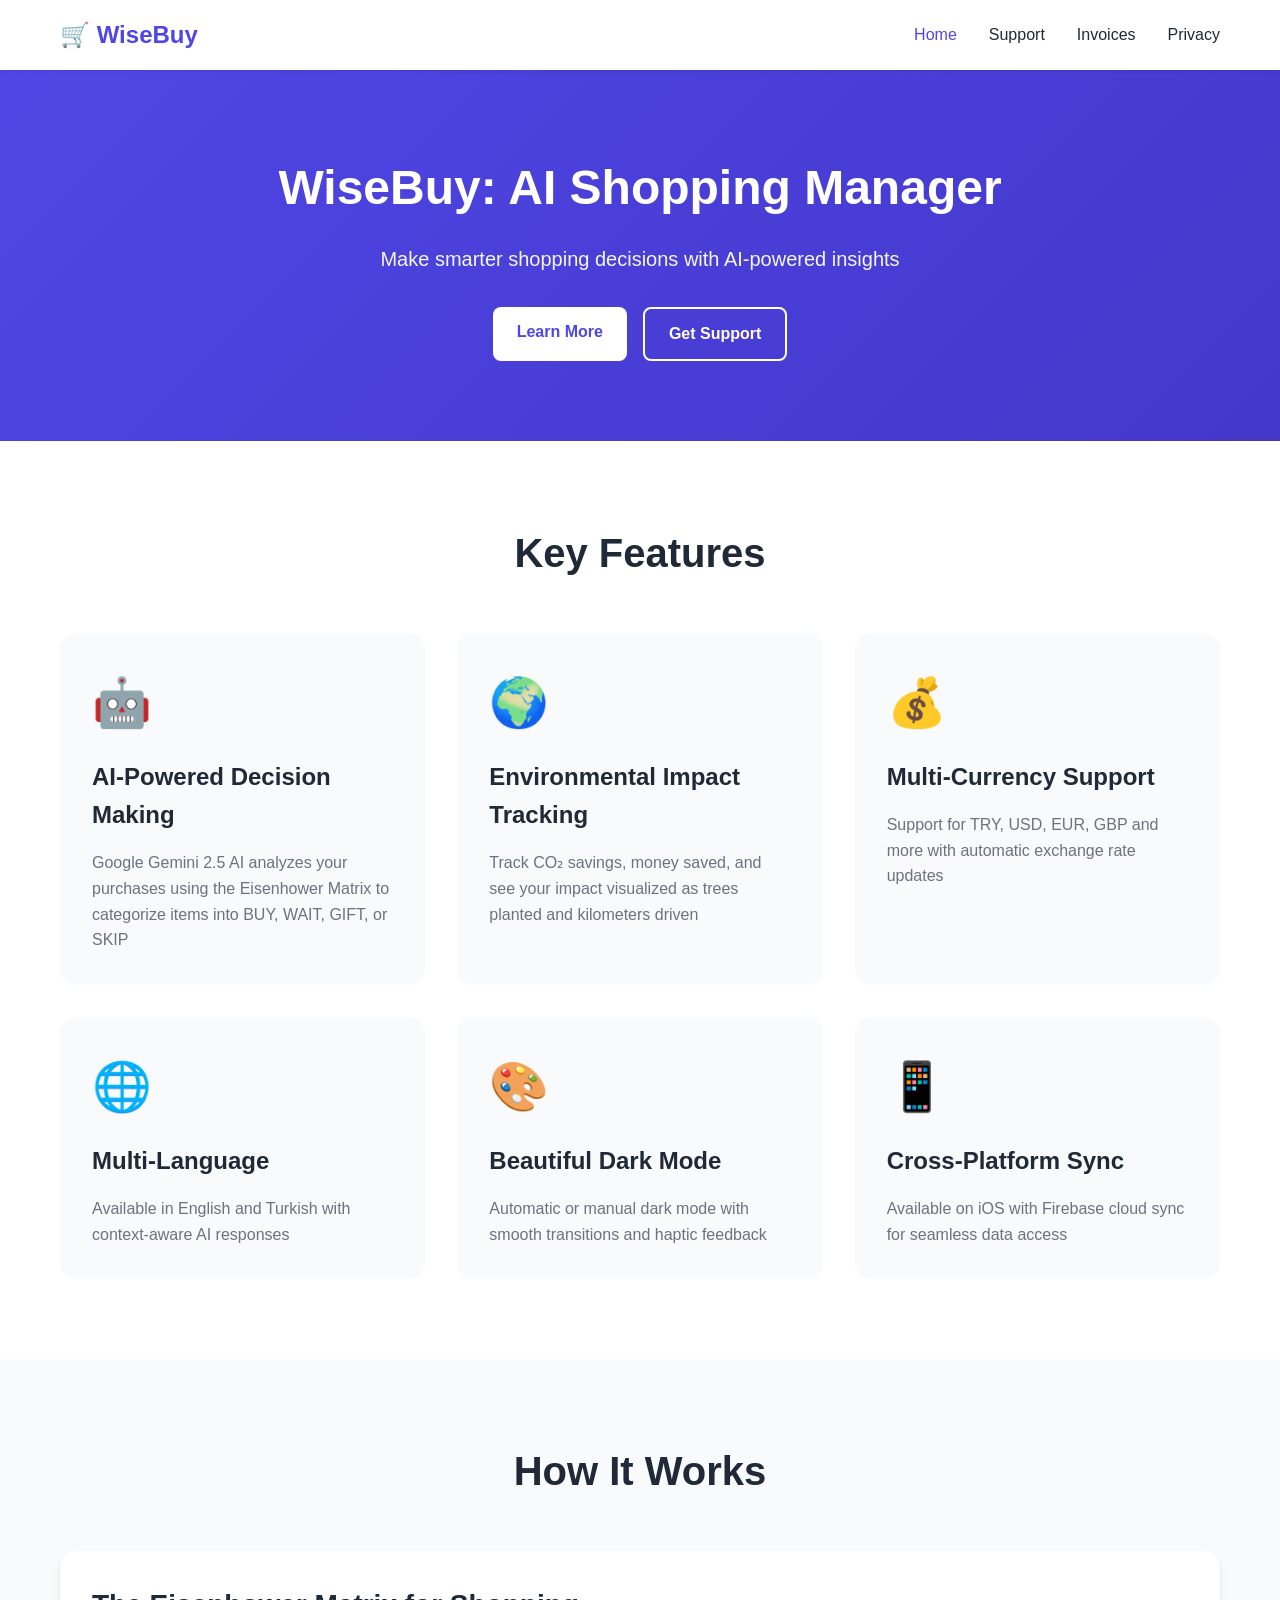
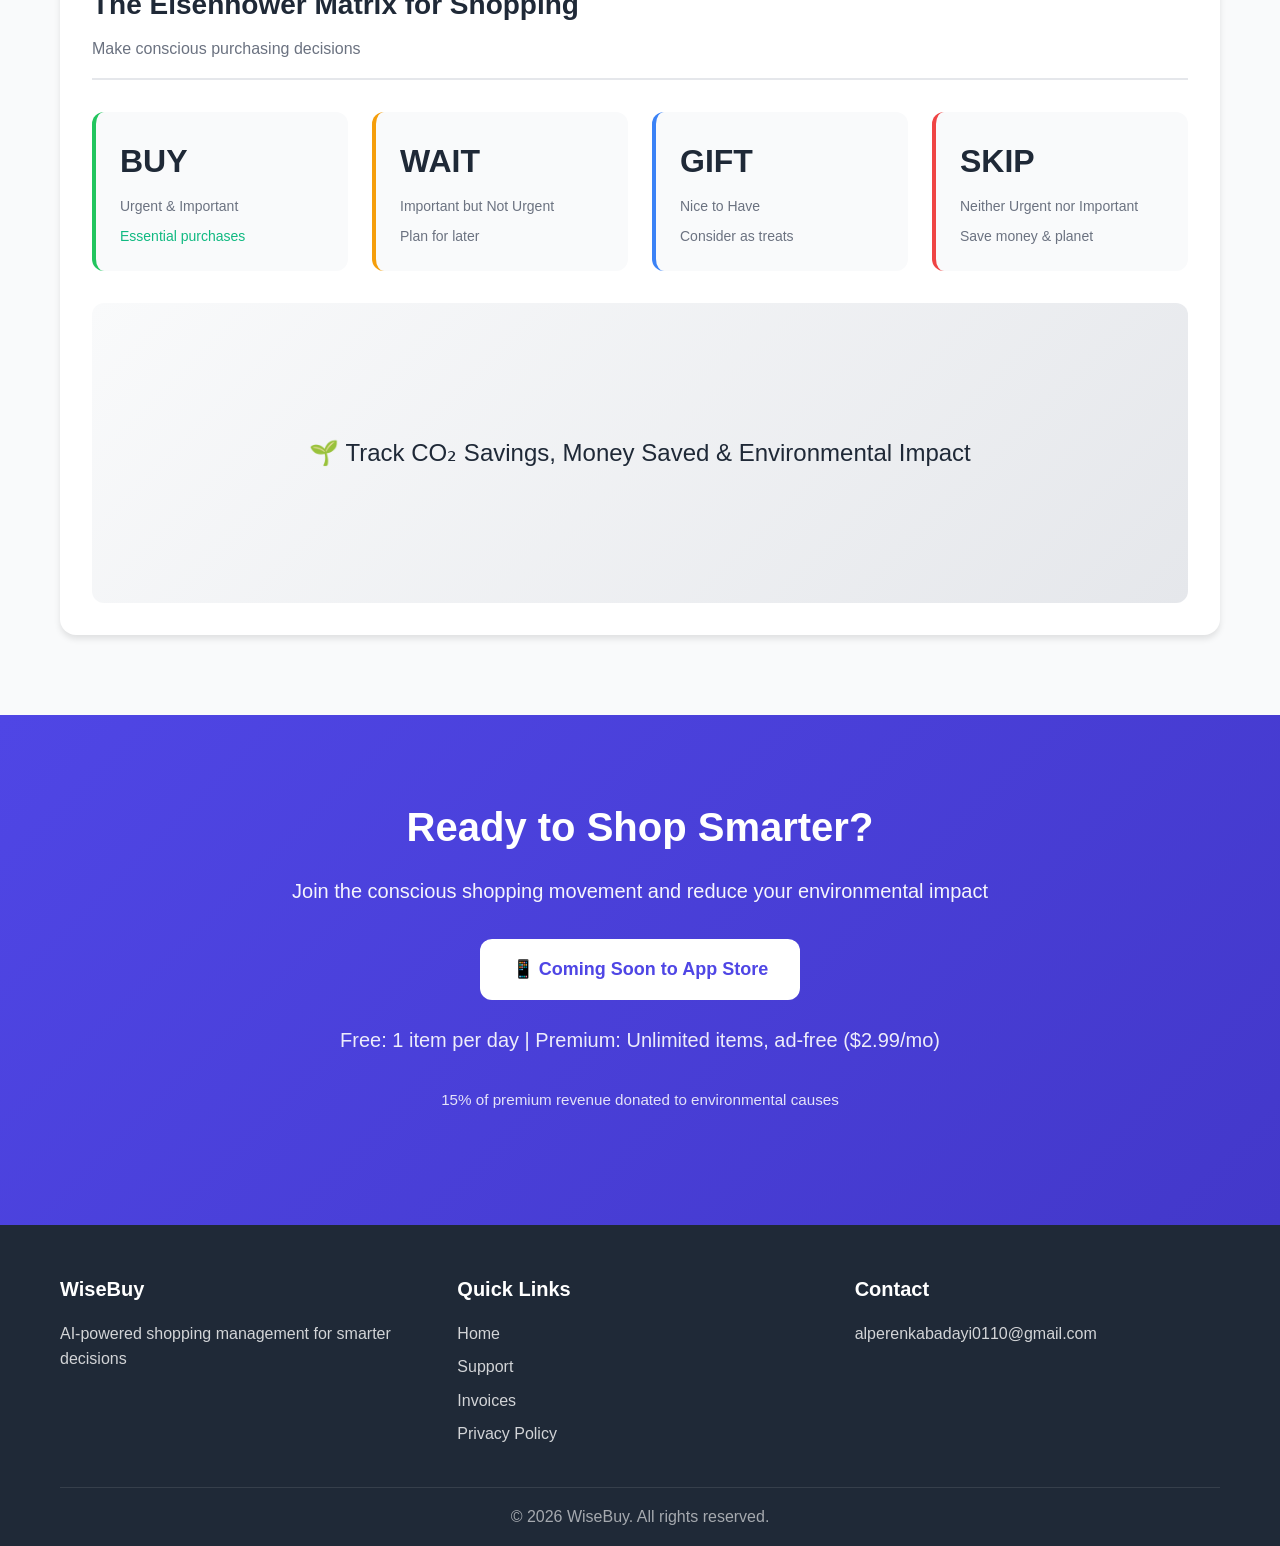
<file: index.html>
<!DOCTYPE html>
<html lang="en">
<head>
    <meta charset="UTF-8">
    <meta name="viewport" content="width=device-width, initial-scale=1.0">
    <title>WiseBuy - AI Shopping Manager</title>
    <link rel="stylesheet" href="styles.css">
</head>
<body>
    <nav class="navbar">
        <div class="container">
            <div class="nav-brand">
                <h1>🛒 WiseBuy</h1>
            </div>
            <div class="nav-links">
                <a href="index.html" class="active">Home</a>
                <a href="support.html">Support</a>
                <a href="invoices.html">Invoices</a>
                <a href="privacy.html">Privacy</a>
            </div>
        </div>
    </nav>

    <header class="hero">
        <div class="container">
            <div class="hero-content">
                <h1>WiseBuy: AI Shopping Manager</h1>
                <p class="tagline">Make smarter shopping decisions with AI-powered insights</p>
                <div class="hero-buttons">
                    <a href="#features" class="btn btn-primary">Learn More</a>
                    <a href="support.html" class="btn btn-secondary">Get Support</a>
                </div>
            </div>
        </div>
    </header>

            <section id="features" class="features">
                <div class="container">
                    <h2>Key Features</h2>
                    <div class="feature-grid">
                        <div class="feature-card">
                            <div class="feature-icon">🤖</div>
                            <h3>AI-Powered Decision Making</h3>
                            <p>Google Gemini 2.5 AI analyzes your purchases using the Eisenhower Matrix to categorize items into BUY, WAIT, GIFT, or SKIP</p>
                        </div>
                        <div class="feature-card">
                            <div class="feature-icon">🌍</div>
                            <h3>Environmental Impact Tracking</h3>
                            <p>Track CO₂ savings, money saved, and see your impact visualized as trees planted and kilometers driven</p>
                        </div>
                        <div class="feature-card">
                            <div class="feature-icon">💰</div>
                            <h3>Multi-Currency Support</h3>
                            <p>Support for TRY, USD, EUR, GBP and more with automatic exchange rate updates</p>
                        </div>
                        <div class="feature-card">
                            <div class="feature-icon">🌐</div>
                            <h3>Multi-Language</h3>
                            <p>Available in English and Turkish with context-aware AI responses</p>
                        </div>
                        <div class="feature-card">
                            <div class="feature-icon">🎨</div>
                            <h3>Beautiful Dark Mode</h3>
                            <p>Automatic or manual dark mode with smooth transitions and haptic feedback</p>
                        </div>
                        <div class="feature-card">
                            <div class="feature-icon">📱</div>
                            <h3>Cross-Platform Sync</h3>
                            <p>Available on iOS with Firebase cloud sync for seamless data access</p>
                        </div>
                    </div>
                </div>
            </section>

            <section class="dashboard-preview">
                <div class="container">
                    <h2>How It Works</h2>
                    <div class="dashboard-mockup">
                        <div class="dashboard-header">
                            <h3>The Eisenhower Matrix for Shopping</h3>
                            <p class="date">Make conscious purchasing decisions</p>
                        </div>
                        <div class="stats-grid">
                            <div class="stat-card" style="border-left-color: #22C55E;">
                                <div class="stat-value">BUY</div>
                                <div class="stat-label">Urgent & Important</div>
                                <div class="stat-change positive">Essential purchases</div>
                            </div>
                            <div class="stat-card" style="border-left-color: #F59E0B;">
                                <div class="stat-value">WAIT</div>
                                <div class="stat-label">Important but Not Urgent</div>
                                <div class="stat-change">Plan for later</div>
                            </div>
                            <div class="stat-card" style="border-left-color: #3B82F6;">
                                <div class="stat-value">GIFT</div>
                                <div class="stat-label">Nice to Have</div>
                                <div class="stat-change">Consider as treats</div>
                            </div>
                            <div class="stat-card" style="border-left-color: #EF4444;">
                                <div class="stat-value">SKIP</div>
                                <div class="stat-label">Neither Urgent nor Important</div>
                                <div class="stat-change">Save money & planet</div>
                            </div>
                        </div>
                        <div class="chart-placeholder">
                            <p>🌱 Track CO₂ Savings, Money Saved & Environmental Impact</p>
                        </div>
                    </div>
                </div>
            </section>

            <section class="cta">
                <div class="container">
                    <h2>Ready to Shop Smarter?</h2>
                    <p>Join the conscious shopping movement and reduce your environmental impact</p>
                    <div class="app-badges">
                        <div class="badge">📱 Coming Soon to App Store</div>
                    </div>
                    <p style="margin-top: 1.5rem; opacity: 0.9;">Free: 1 item per day | Premium: Unlimited items, ad-free ($2.99/mo)</p>
                    <p style="opacity: 0.85; font-size: 0.95rem;">15% of premium revenue donated to environmental causes</p>
                </div>
            </section>

    <footer>
        <div class="container">
            <div class="footer-content">
                <div class="footer-section">
                    <h4>WiseBuy</h4>
                    <p>AI-powered shopping management for smarter decisions</p>
                </div>
                <div class="footer-section">
                    <h4>Quick Links</h4>
                    <a href="index.html">Home</a>
                    <a href="support.html">Support</a>
                    <a href="invoices.html">Invoices</a>
                    <a href="privacy.html">Privacy Policy</a>
                </div>
                        <div class="footer-section">
                            <h4>Contact</h4>
                            <p>alperenkabadayi0110@gmail.com</p>
                        </div>
            </div>
            <div class="footer-bottom">
                <p>&copy; 2026 WiseBuy. All rights reserved.</p>
            </div>
        </div>
    </footer>
</body>
</html>
</file>
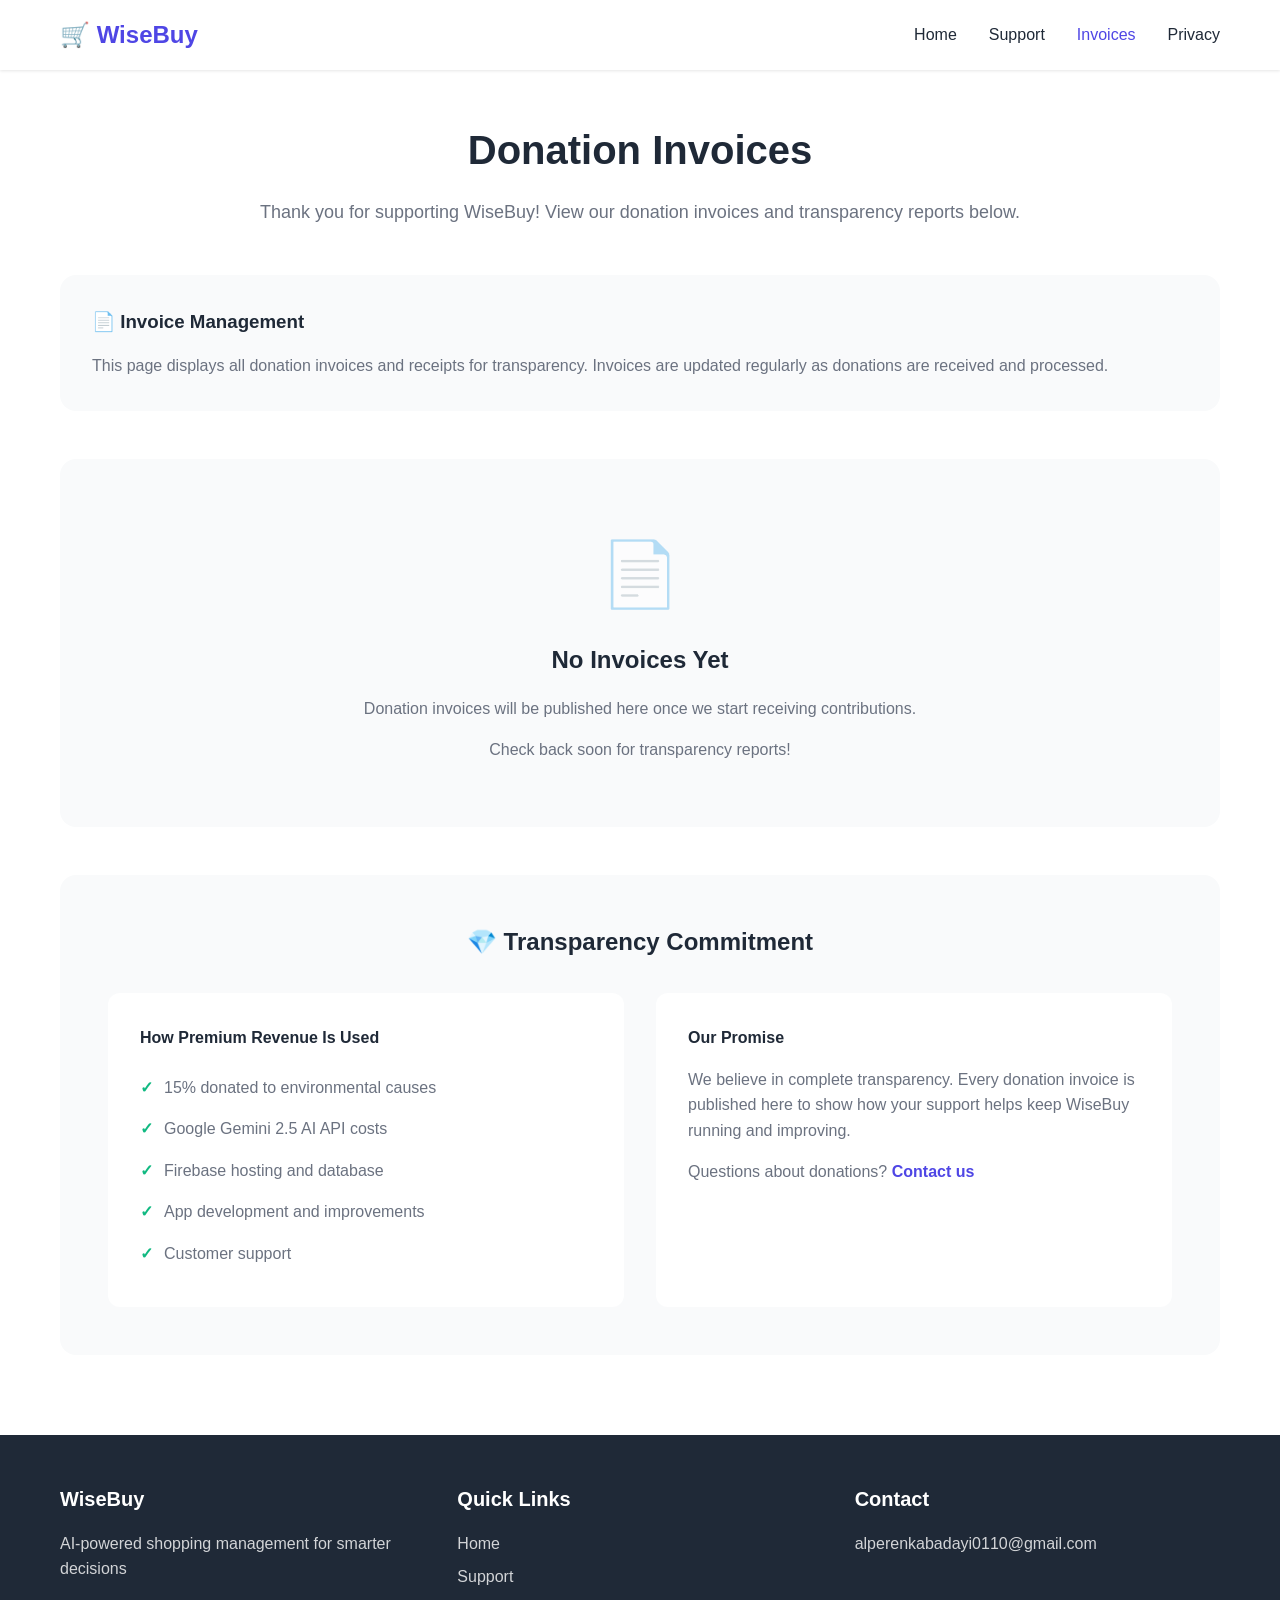
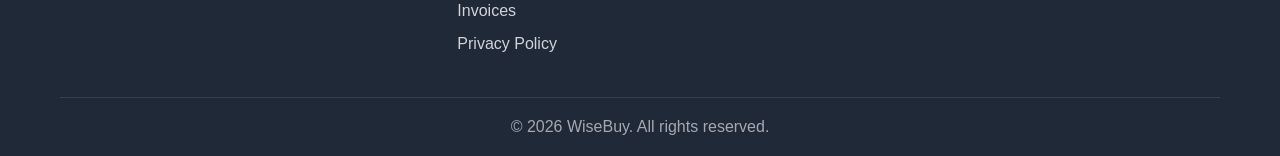
<file: invoices.html>
<!DOCTYPE html>
<html lang="en">
<head>
    <meta charset="UTF-8">
    <meta name="viewport" content="width=device-width, initial-scale=1.0">
    <title>Donation Invoices - WiseBuy</title>
    <link rel="stylesheet" href="styles.css">
</head>
<body>
    <nav class="navbar">
        <div class="container">
            <div class="nav-brand">
                <h1>🛒 WiseBuy</h1>
            </div>
            <div class="nav-links">
                <a href="index.html">Home</a>
                <a href="support.html">Support</a>
                <a href="invoices.html" class="active">Invoices</a>
                <a href="privacy.html">Privacy</a>
            </div>
        </div>
    </nav>

    <section class="invoices-section">
        <div class="container">
            <h1>Donation Invoices</h1>
            <p class="section-subtitle">Thank you for supporting WiseBuy! View our donation invoices and transparency reports below.</p>

            <div class="invoices-content">
                <div class="upload-section">
                    <div class="upload-info">
                        <h3>📄 Invoice Management</h3>
                        <p>This page displays all donation invoices and receipts for transparency. Invoices are updated regularly as donations are received and processed.</p>
                    </div>
                </div>

                <div class="invoices-grid" id="invoicesGrid">
                    <div class="no-invoices">
                        <div class="invoice-icon">📄</div>
                        <h3>No Invoices Yet</h3>
                        <p>Donation invoices will be published here once we start receiving contributions.</p>
                        <p style="margin-top: 1rem; color: var(--text-light);">Check back soon for transparency reports!</p>
                    </div>
                </div>

                <div class="transparency-section">
                    <h2>💎 Transparency Commitment</h2>
                    <div class="transparency-grid">
                    <div class="transparency-card">
                        <h4>How Premium Revenue Is Used</h4>
                        <ul>
                            <li>15% donated to environmental causes</li>
                            <li>Google Gemini 2.5 AI API costs</li>
                            <li>Firebase hosting and database</li>
                            <li>App development and improvements</li>
                            <li>Customer support</li>
                        </ul>
                    </div>
                        <div class="transparency-card">
                            <h4>Our Promise</h4>
                            <p>We believe in complete transparency. Every donation invoice is published here to show how your support helps keep WiseBuy running and improving.</p>
                            <p>Questions about donations? <a href="support.html">Contact us</a></p>
                        </div>
                    </div>
                </div>
            </div>
        </div>
    </section>

    <footer>
        <div class="container">
            <div class="footer-content">
                <div class="footer-section">
                    <h4>WiseBuy</h4>
                    <p>AI-powered shopping management for smarter decisions</p>
                </div>
                <div class="footer-section">
                    <h4>Quick Links</h4>
                    <a href="index.html">Home</a>
                    <a href="support.html">Support</a>
                    <a href="invoices.html">Invoices</a>
                    <a href="privacy.html">Privacy Policy</a>
                </div>
                        <div class="footer-section">
                            <h4>Contact</h4>
                            <p>alperenkabadayi0110@gmail.com</p>
                        </div>
            </div>
            <div class="footer-bottom">
                <p>&copy; 2026 WiseBuy. All rights reserved.</p>
            </div>
        </div>
    </footer>
</body>
</html>
</file>
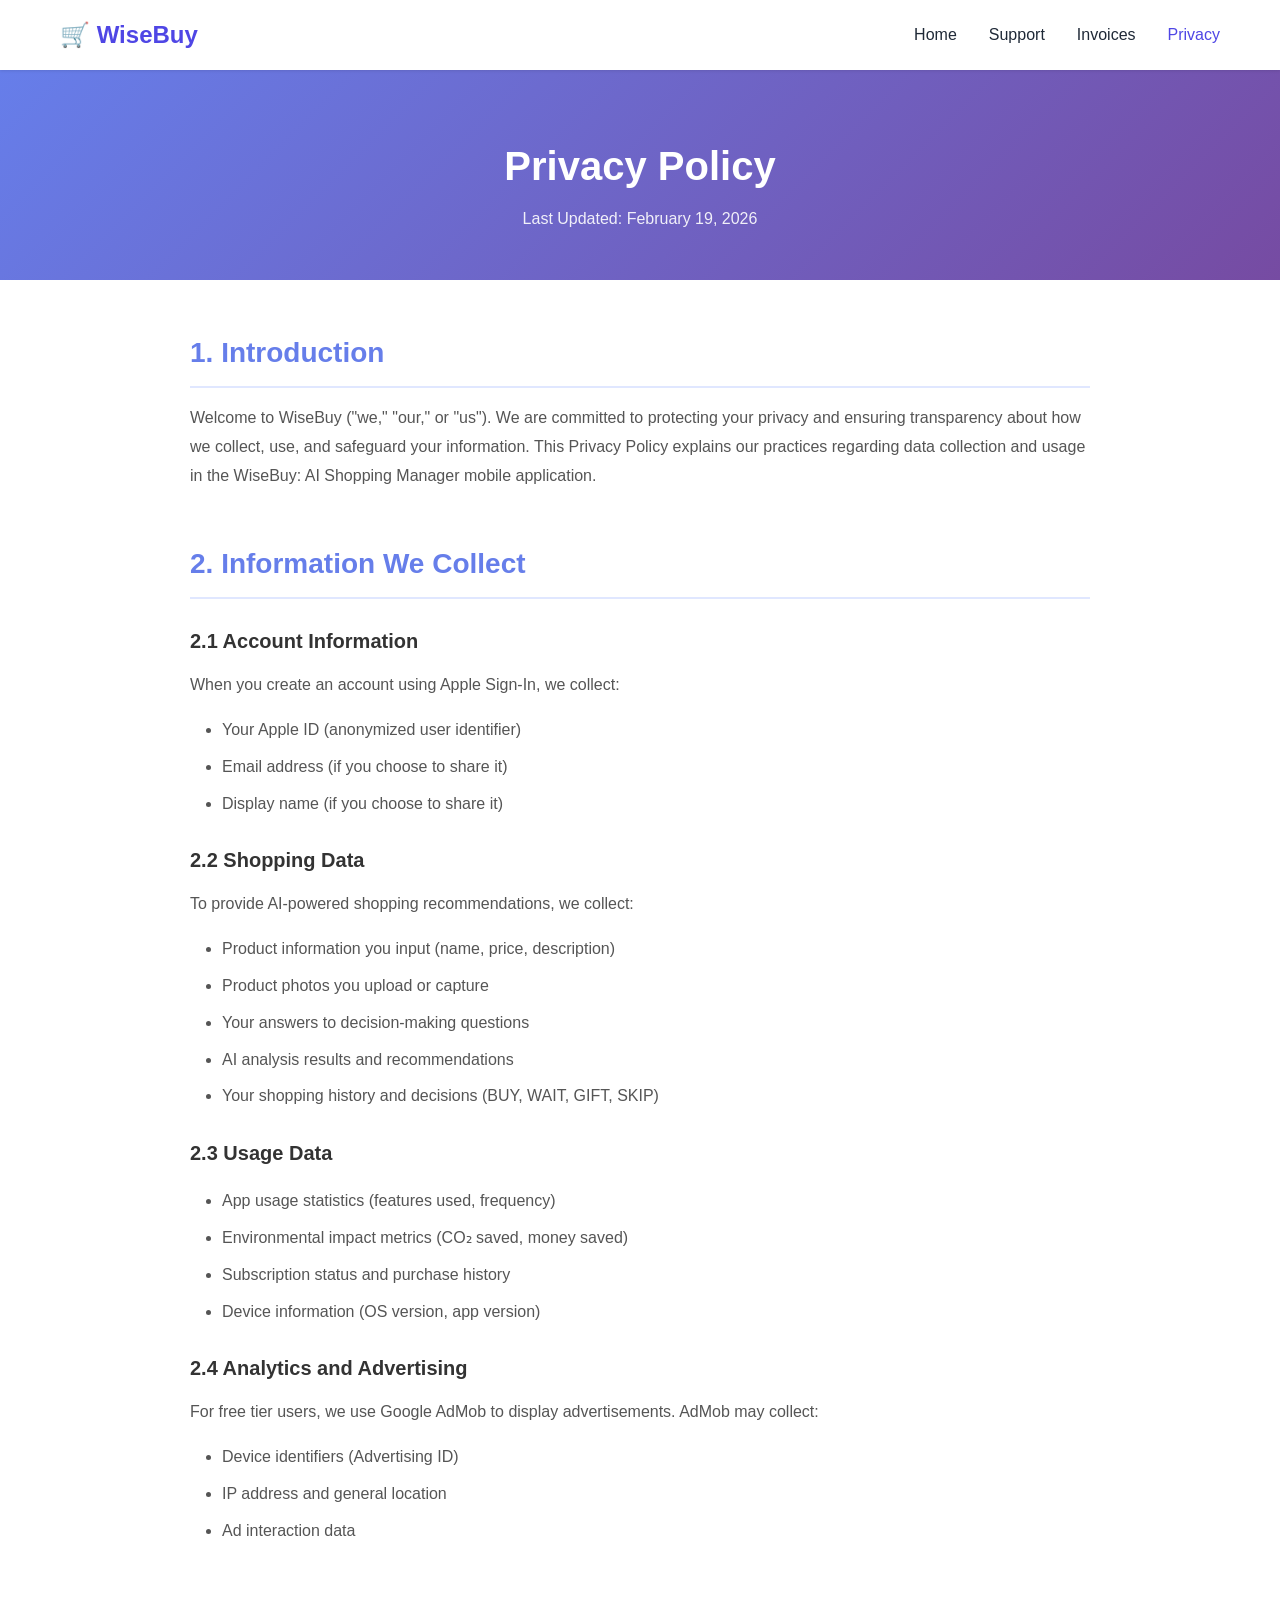
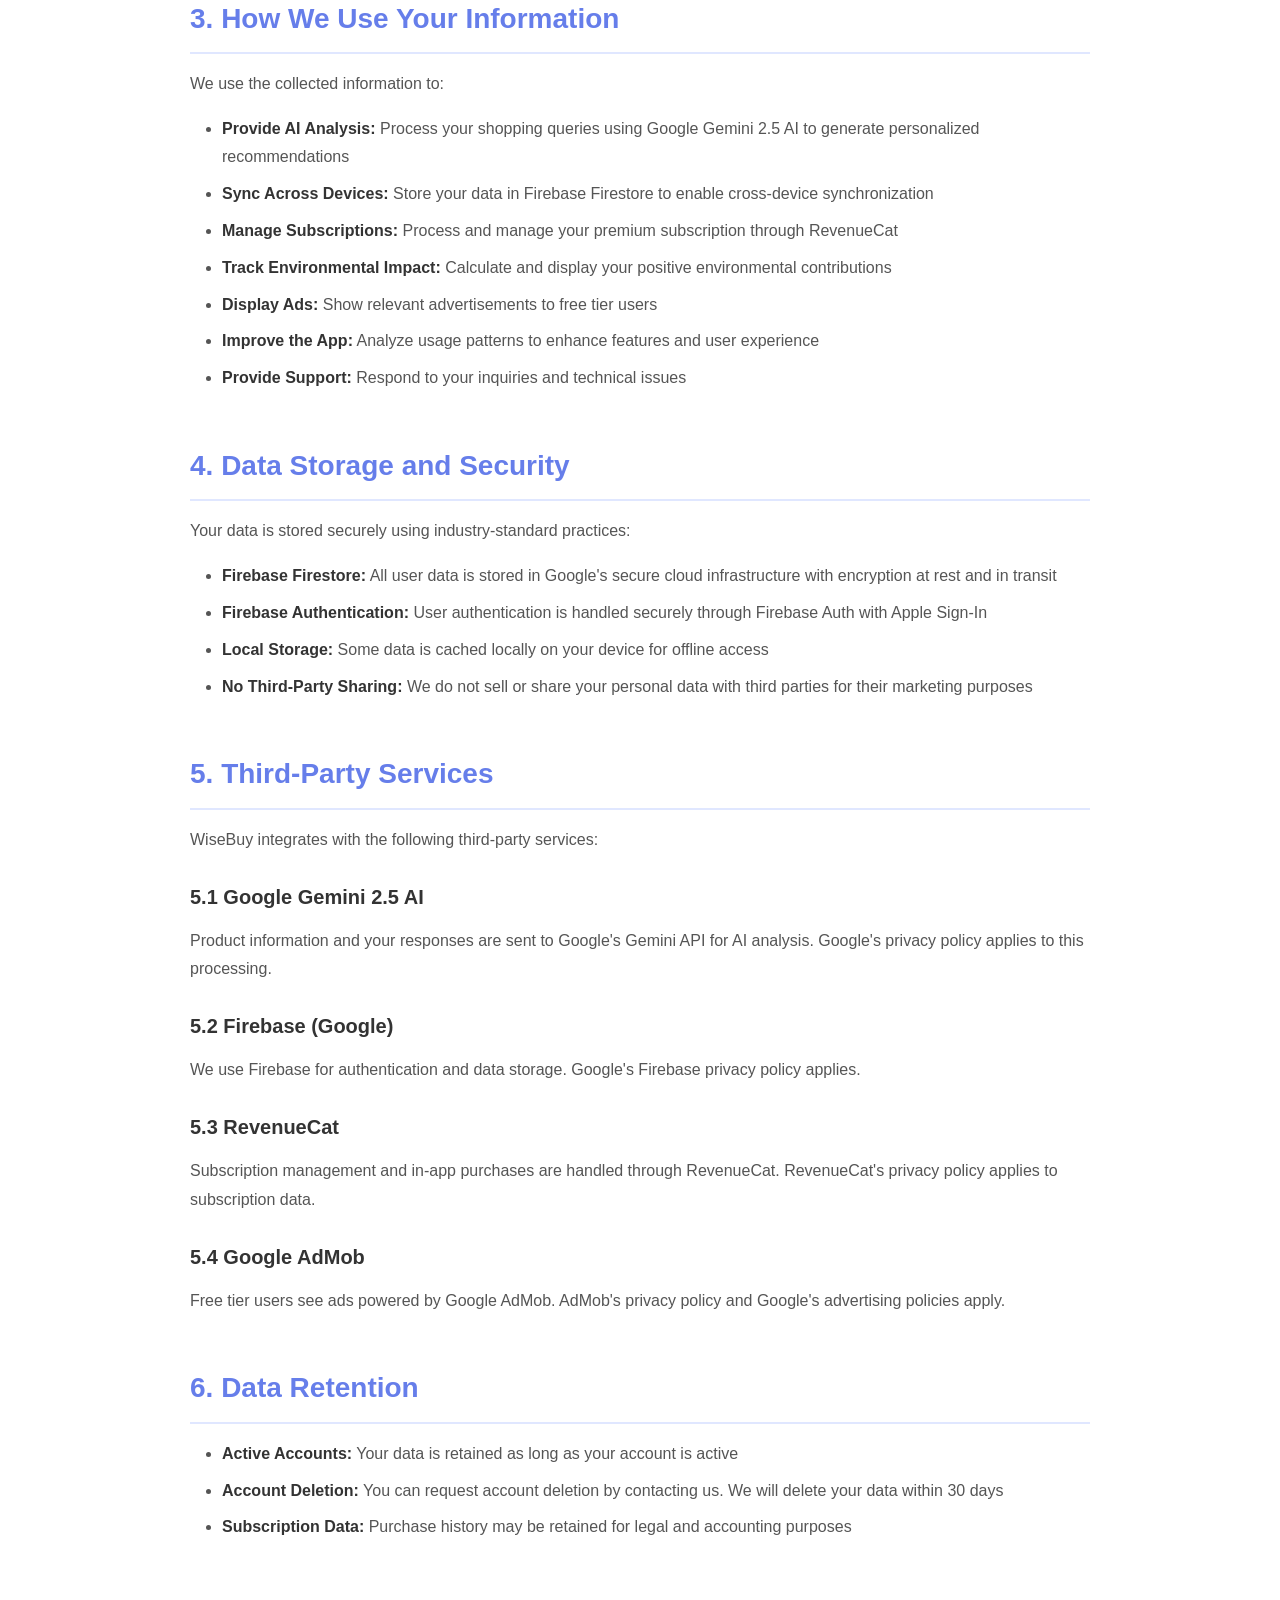
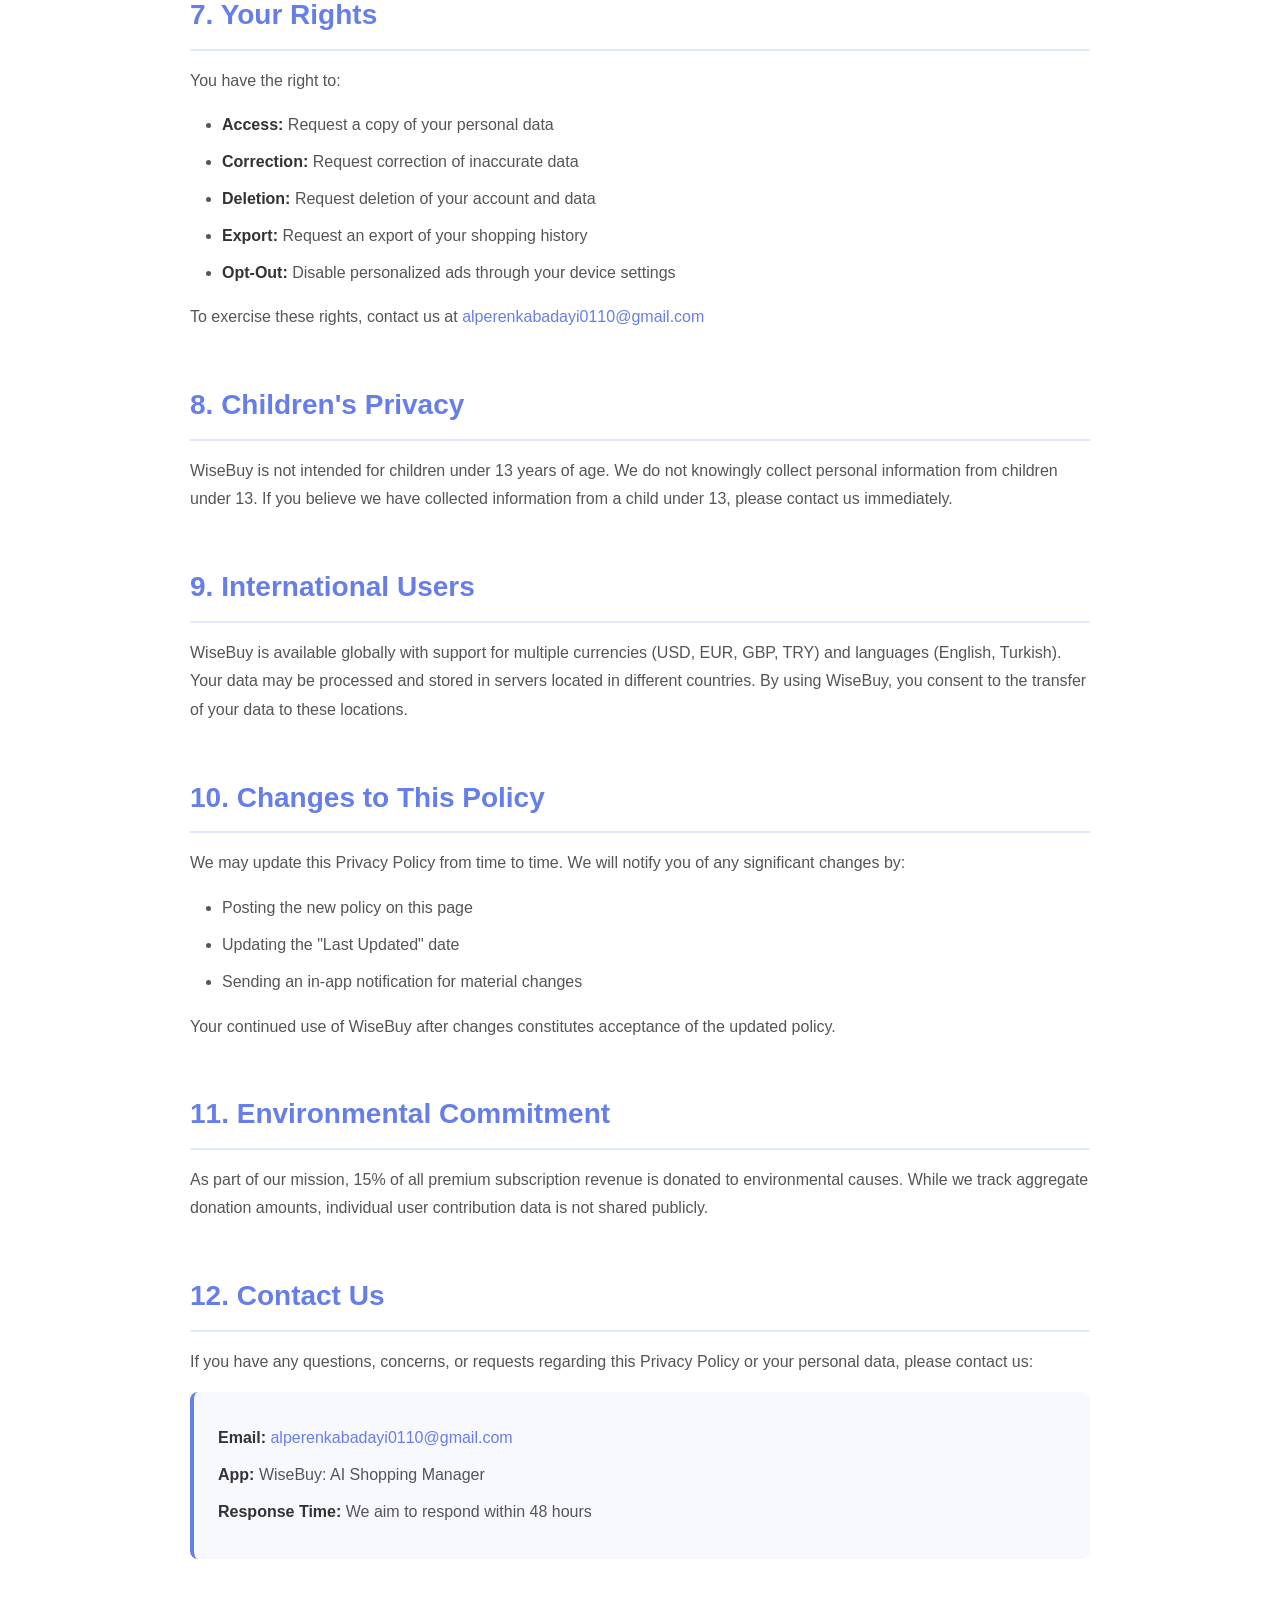
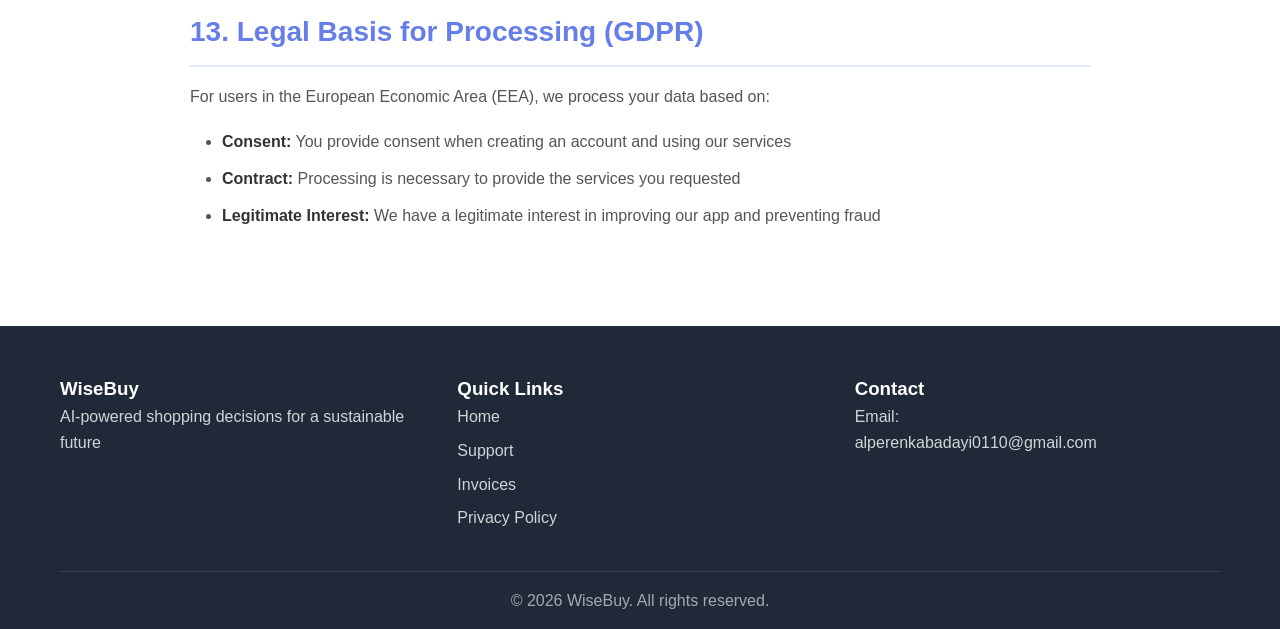
<file: privacy.html>
<!DOCTYPE html>
<html lang="en">
<head>
    <meta charset="UTF-8">
    <meta name="viewport" content="width=device-width, initial-scale=1.0">
    <title>Privacy Policy - WiseBuy</title>
    <link rel="stylesheet" href="styles.css">
</head>
<body>
    <nav class="navbar">
        <div class="container">
            <div class="nav-brand">
                <h1>🛒 WiseBuy</h1>
            </div>
            <div class="nav-links">
                <a href="index.html">Home</a>
                <a href="support.html">Support</a>
                <a href="invoices.html">Invoices</a>
                <a href="privacy.html" class="active">Privacy</a>
            </div>
        </div>
    </nav>

    <section class="page-header">
        <div class="container">
            <h1>Privacy Policy</h1>
            <p class="subtitle">Last Updated: February 19, 2026</p>
        </div>
    </section>

    <section class="content-section">
        <div class="container">
            <div class="privacy-content">
                
                <div class="privacy-section">
                    <h2>1. Introduction</h2>
                    <p>Welcome to WiseBuy ("we," "our," or "us"). We are committed to protecting your privacy and ensuring transparency about how we collect, use, and safeguard your information. This Privacy Policy explains our practices regarding data collection and usage in the WiseBuy: AI Shopping Manager mobile application.</p>
                </div>

                <div class="privacy-section">
                    <h2>2. Information We Collect</h2>
                    
                    <h3>2.1 Account Information</h3>
                    <p>When you create an account using Apple Sign-In, we collect:</p>
                    <ul>
                        <li>Your Apple ID (anonymized user identifier)</li>
                        <li>Email address (if you choose to share it)</li>
                        <li>Display name (if you choose to share it)</li>
                    </ul>

                    <h3>2.2 Shopping Data</h3>
                    <p>To provide AI-powered shopping recommendations, we collect:</p>
                    <ul>
                        <li>Product information you input (name, price, description)</li>
                        <li>Product photos you upload or capture</li>
                        <li>Your answers to decision-making questions</li>
                        <li>AI analysis results and recommendations</li>
                        <li>Your shopping history and decisions (BUY, WAIT, GIFT, SKIP)</li>
                    </ul>

                    <h3>2.3 Usage Data</h3>
                    <ul>
                        <li>App usage statistics (features used, frequency)</li>
                        <li>Environmental impact metrics (CO₂ saved, money saved)</li>
                        <li>Subscription status and purchase history</li>
                        <li>Device information (OS version, app version)</li>
                    </ul>

                    <h3>2.4 Analytics and Advertising</h3>
                    <p>For free tier users, we use Google AdMob to display advertisements. AdMob may collect:</p>
                    <ul>
                        <li>Device identifiers (Advertising ID)</li>
                        <li>IP address and general location</li>
                        <li>Ad interaction data</li>
                    </ul>
                </div>

                <div class="privacy-section">
                    <h2>3. How We Use Your Information</h2>
                    <p>We use the collected information to:</p>
                    <ul>
                        <li><strong>Provide AI Analysis:</strong> Process your shopping queries using Google Gemini 2.5 AI to generate personalized recommendations</li>
                        <li><strong>Sync Across Devices:</strong> Store your data in Firebase Firestore to enable cross-device synchronization</li>
                        <li><strong>Manage Subscriptions:</strong> Process and manage your premium subscription through RevenueCat</li>
                        <li><strong>Track Environmental Impact:</strong> Calculate and display your positive environmental contributions</li>
                        <li><strong>Display Ads:</strong> Show relevant advertisements to free tier users</li>
                        <li><strong>Improve the App:</strong> Analyze usage patterns to enhance features and user experience</li>
                        <li><strong>Provide Support:</strong> Respond to your inquiries and technical issues</li>
                    </ul>
                </div>

                <div class="privacy-section">
                    <h2>4. Data Storage and Security</h2>
                    <p>Your data is stored securely using industry-standard practices:</p>
                    <ul>
                        <li><strong>Firebase Firestore:</strong> All user data is stored in Google's secure cloud infrastructure with encryption at rest and in transit</li>
                        <li><strong>Firebase Authentication:</strong> User authentication is handled securely through Firebase Auth with Apple Sign-In</li>
                        <li><strong>Local Storage:</strong> Some data is cached locally on your device for offline access</li>
                        <li><strong>No Third-Party Sharing:</strong> We do not sell or share your personal data with third parties for their marketing purposes</li>
                    </ul>
                </div>

                <div class="privacy-section">
                    <h2>5. Third-Party Services</h2>
                    <p>WiseBuy integrates with the following third-party services:</p>
                    
                    <h3>5.1 Google Gemini 2.5 AI</h3>
                    <p>Product information and your responses are sent to Google's Gemini API for AI analysis. Google's privacy policy applies to this processing.</p>
                    
                    <h3>5.2 Firebase (Google)</h3>
                    <p>We use Firebase for authentication and data storage. Google's Firebase privacy policy applies.</p>
                    
                    <h3>5.3 RevenueCat</h3>
                    <p>Subscription management and in-app purchases are handled through RevenueCat. RevenueCat's privacy policy applies to subscription data.</p>
                    
                    <h3>5.4 Google AdMob</h3>
                    <p>Free tier users see ads powered by Google AdMob. AdMob's privacy policy and Google's advertising policies apply.</p>
                </div>

                <div class="privacy-section">
                    <h2>6. Data Retention</h2>
                    <ul>
                        <li><strong>Active Accounts:</strong> Your data is retained as long as your account is active</li>
                        <li><strong>Account Deletion:</strong> You can request account deletion by contacting us. We will delete your data within 30 days</li>
                        <li><strong>Subscription Data:</strong> Purchase history may be retained for legal and accounting purposes</li>
                    </ul>
                </div>

                <div class="privacy-section">
                    <h2>7. Your Rights</h2>
                    <p>You have the right to:</p>
                    <ul>
                        <li><strong>Access:</strong> Request a copy of your personal data</li>
                        <li><strong>Correction:</strong> Request correction of inaccurate data</li>
                        <li><strong>Deletion:</strong> Request deletion of your account and data</li>
                        <li><strong>Export:</strong> Request an export of your shopping history</li>
                        <li><strong>Opt-Out:</strong> Disable personalized ads through your device settings</li>
                    </ul>
                    <p>To exercise these rights, contact us at <a href="mailto:alperenkabadayi0110@gmail.com">alperenkabadayi0110@gmail.com</a></p>
                </div>

                <div class="privacy-section">
                    <h2>8. Children's Privacy</h2>
                    <p>WiseBuy is not intended for children under 13 years of age. We do not knowingly collect personal information from children under 13. If you believe we have collected information from a child under 13, please contact us immediately.</p>
                </div>

                <div class="privacy-section">
                    <h2>9. International Users</h2>
                    <p>WiseBuy is available globally with support for multiple currencies (USD, EUR, GBP, TRY) and languages (English, Turkish). Your data may be processed and stored in servers located in different countries. By using WiseBuy, you consent to the transfer of your data to these locations.</p>
                </div>

                <div class="privacy-section">
                    <h2>10. Changes to This Policy</h2>
                    <p>We may update this Privacy Policy from time to time. We will notify you of any significant changes by:</p>
                    <ul>
                        <li>Posting the new policy on this page</li>
                        <li>Updating the "Last Updated" date</li>
                        <li>Sending an in-app notification for material changes</li>
                    </ul>
                    <p>Your continued use of WiseBuy after changes constitutes acceptance of the updated policy.</p>
                </div>

                <div class="privacy-section">
                    <h2>11. Environmental Commitment</h2>
                    <p>As part of our mission, 15% of all premium subscription revenue is donated to environmental causes. While we track aggregate donation amounts, individual user contribution data is not shared publicly.</p>
                </div>

                <div class="privacy-section">
                    <h2>12. Contact Us</h2>
                    <p>If you have any questions, concerns, or requests regarding this Privacy Policy or your personal data, please contact us:</p>
                    <div class="contact-info">
                        <p><strong>Email:</strong> <a href="mailto:alperenkabadayi0110@gmail.com">alperenkabadayi0110@gmail.com</a></p>
                        <p><strong>App:</strong> WiseBuy: AI Shopping Manager</p>
                        <p><strong>Response Time:</strong> We aim to respond within 48 hours</p>
                    </div>
                </div>

                <div class="privacy-section">
                    <h2>13. Legal Basis for Processing (GDPR)</h2>
                    <p>For users in the European Economic Area (EEA), we process your data based on:</p>
                    <ul>
                        <li><strong>Consent:</strong> You provide consent when creating an account and using our services</li>
                        <li><strong>Contract:</strong> Processing is necessary to provide the services you requested</li>
                        <li><strong>Legitimate Interest:</strong> We have a legitimate interest in improving our app and preventing fraud</li>
                    </ul>
                </div>

            </div>
        </div>
    </section>

    <footer class="footer">
        <div class="container">
            <div class="footer-content">
                <div class="footer-section">
                    <h3>WiseBuy</h3>
                    <p>AI-powered shopping decisions for a sustainable future</p>
                </div>
                <div class="footer-section">
                    <h3>Quick Links</h3>
                    <a href="index.html">Home</a>
                    <a href="support.html">Support</a>
                    <a href="invoices.html">Invoices</a>
                    <a href="privacy.html">Privacy Policy</a>
                </div>
                <div class="footer-section">
                    <h3>Contact</h3>
                    <p>Email: <a href="mailto:alperenkabadayi0110@gmail.com">alperenkabadayi0110@gmail.com</a></p>
                </div>
            </div>
            <div class="footer-bottom">
                <p>&copy; 2026 WiseBuy. All rights reserved.</p>
            </div>
        </div>
    </footer>
</body>
</html>
</file>
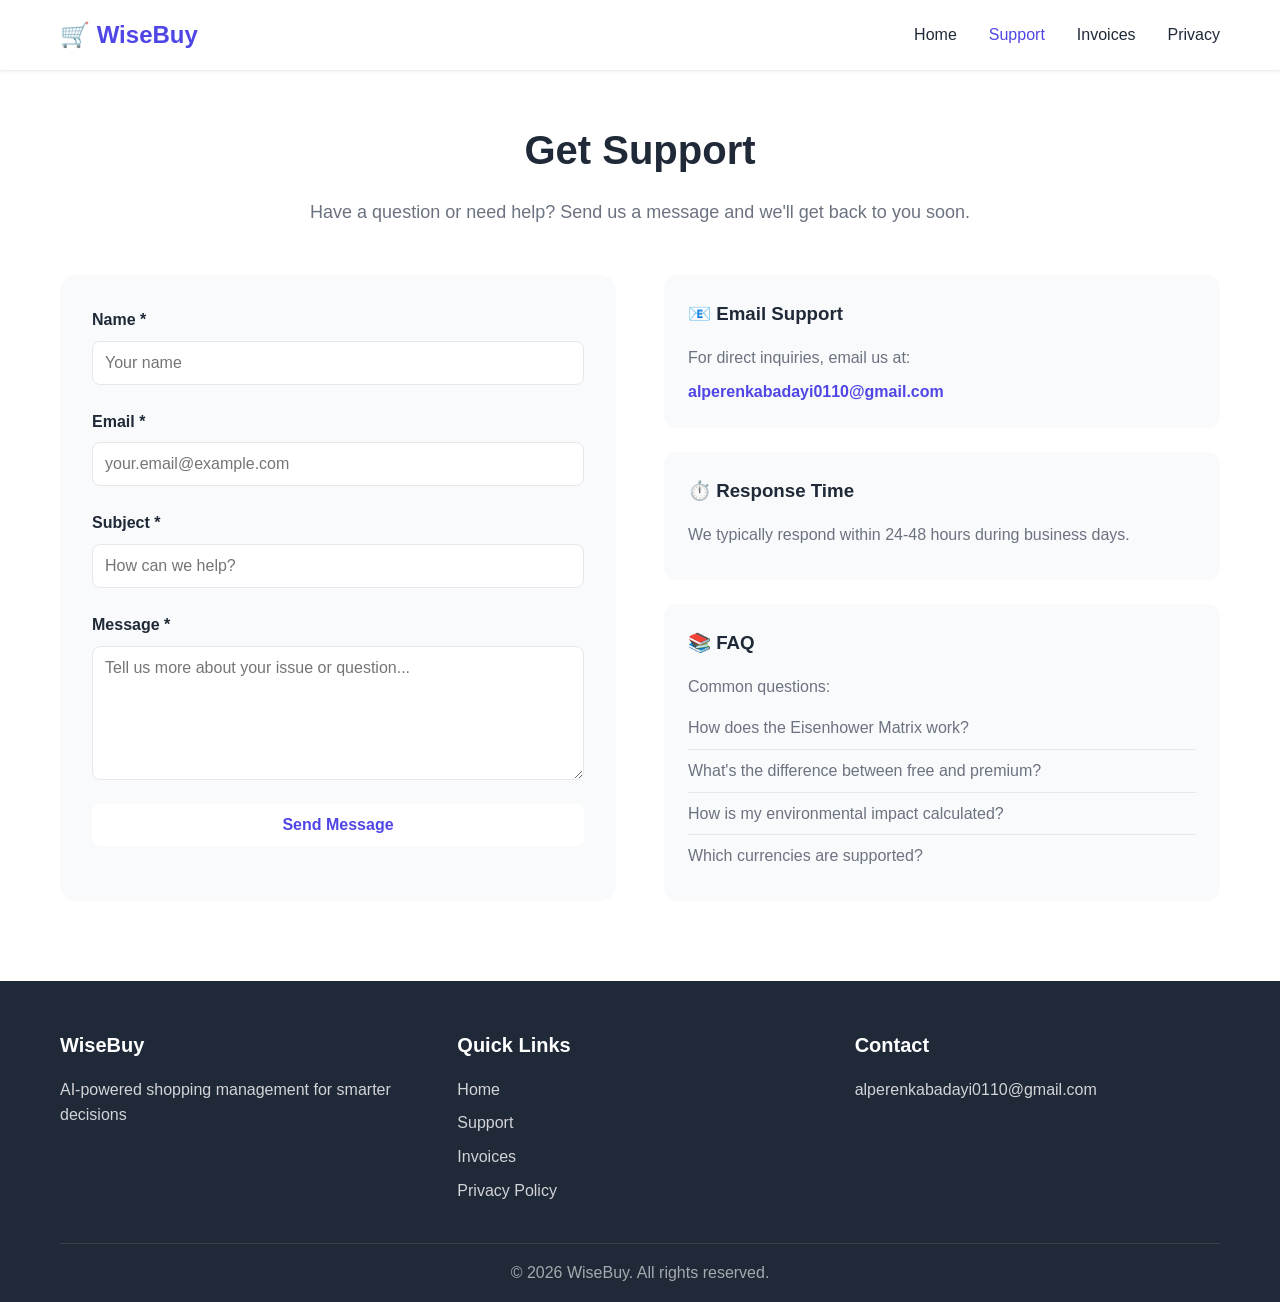
<file: support.html>
<!DOCTYPE html>
<html lang="en">
<head>
    <meta charset="UTF-8">
    <meta name="viewport" content="width=device-width, initial-scale=1.0">
    <title>Support - WiseBuy</title>
    <link rel="stylesheet" href="styles.css">
</head>
<body>
    <nav class="navbar">
        <div class="container">
            <div class="nav-brand">
                <h1>🛒 WiseBuy</h1>
            </div>
            <div class="nav-links">
                <a href="index.html">Home</a>
                <a href="support.html" class="active">Support</a>
                <a href="invoices.html">Invoices</a>
                <a href="privacy.html">Privacy</a>
            </div>
        </div>
    </nav>

    <section class="support-section">
        <div class="container">
            <h1>Get Support</h1>
            <p class="section-subtitle">Have a question or need help? Send us a message and we'll get back to you soon.</p>

            <div class="support-content">
                <div class="contact-form-container">
                    <form id="supportForm" class="contact-form">
                        <div class="form-group">
                            <label for="name">Name *</label>
                            <input type="text" id="name" name="name" required placeholder="Your name">
                        </div>

                        <div class="form-group">
                            <label for="email">Email *</label>
                            <input type="email" id="email" name="email" required placeholder="your.email@example.com">
                        </div>

                        <div class="form-group">
                            <label for="subject">Subject *</label>
                            <input type="text" id="subject" name="subject" required placeholder="How can we help?">
                        </div>

                        <div class="form-group">
                            <label for="message">Message *</label>
                            <textarea id="message" name="message" rows="6" required placeholder="Tell us more about your issue or question..."></textarea>
                        </div>

                        <button type="submit" class="btn btn-primary">Send Message</button>
                    </form>

                    <div id="formSuccess" class="form-message success" style="display: none;">
                        <h3>✓ Message Sent!</h3>
                        <p>Thank you for contacting us. We'll get back to you shortly.</p>
                    </div>

                    <div id="formError" class="form-message error" style="display: none;">
                        <h3>✗ Something went wrong</h3>
                        <p>Please try again or email us directly at <a href="mailto:support@wisebuy.app">support@wisebuy.app</a></p>
                    </div>
                </div>

                <div class="support-info">
                    <div class="info-card">
                        <h3>📧 Email Support</h3>
                        <p>For direct inquiries, email us at:</p>
                        <a href="mailto:alperenkabadayi0110@gmail.com" class="contact-link">alperenkabadayi0110@gmail.com</a>
                    </div>

                    <div class="info-card">
                        <h3>⏱️ Response Time</h3>
                        <p>We typically respond within 24-48 hours during business days.</p>
                    </div>

                    <div class="info-card">
                        <h3>📚 FAQ</h3>
                        <p>Common questions:</p>
                        <ul class="faq-list">
                            <li>How does the Eisenhower Matrix work?</li>
                            <li>What's the difference between free and premium?</li>
                            <li>How is my environmental impact calculated?</li>
                            <li>Which currencies are supported?</li>
                        </ul>
                    </div>
                </div>
            </div>
        </div>
    </section>

    <footer>
        <div class="container">
            <div class="footer-content">
                <div class="footer-section">
                    <h4>WiseBuy</h4>
                    <p>AI-powered shopping management for smarter decisions</p>
                </div>
                <div class="footer-section">
                    <h4>Quick Links</h4>
                    <a href="index.html">Home</a>
                    <a href="support.html">Support</a>
                    <a href="invoices.html">Invoices</a>
                    <a href="privacy.html">Privacy Policy</a>
                </div>
                        <div class="footer-section">
                            <h4>Contact</h4>
                            <p>alperenkabadayi0110@gmail.com</p>
                        </div>
            </div>
            <div class="footer-bottom">
                <p>&copy; 2026 WiseBuy. All rights reserved.</p>
            </div>
        </div>
    </footer>

    <script src="support.js"></script>
</body>
</html>
</file>
<file: styles.css>
* {
    margin: 0;
    padding: 0;
    box-sizing: border-box;
}

:root {
    --primary-color: #4f46e5;
    --primary-dark: #4338ca;
    --secondary-color: #10b981;
    --text-dark: #1f2937;
    --text-light: #6b7280;
    --bg-light: #f9fafb;
    --bg-white: #ffffff;
    --border-color: #e5e7eb;
    --success-color: #10b981;
    --error-color: #ef4444;
}

body {
    font-family: -apple-system, BlinkMacSystemFont, 'Segoe UI', Roboto, 'Helvetica Neue', Arial, sans-serif;
    line-height: 1.6;
    color: var(--text-dark);
    background-color: var(--bg-white);
}

.container {
    max-width: 1200px;
    margin: 0 auto;
    padding: 0 20px;
}

/* Navigation */
.navbar {
    background-color: var(--bg-white);
    box-shadow: 0 1px 3px rgba(0, 0, 0, 0.1);
    position: sticky;
    top: 0;
    z-index: 100;
}

.navbar .container {
    display: flex;
    justify-content: space-between;
    align-items: center;
    padding: 1rem 20px;
}

.nav-brand h1 {
    font-size: 1.5rem;
    color: var(--primary-color);
}

.nav-links {
    display: flex;
    gap: 2rem;
}

.nav-links a {
    text-decoration: none;
    color: var(--text-dark);
    font-weight: 500;
    transition: color 0.3s;
}

.nav-links a:hover,
.nav-links a.active {
    color: var(--primary-color);
}

/* Hero Section */
.hero {
    background: linear-gradient(135deg, var(--primary-color) 0%, var(--primary-dark) 100%);
    color: white;
    padding: 5rem 0;
    text-align: center;
}

.hero-content h1 {
    font-size: 3rem;
    margin-bottom: 1rem;
}

.tagline {
    font-size: 1.25rem;
    margin-bottom: 2rem;
    opacity: 0.95;
}

.hero-buttons {
    display: flex;
    gap: 1rem;
    justify-content: center;
    flex-wrap: wrap;
}

/* Buttons */
.btn {
    display: inline-block;
    padding: 0.75rem 1.5rem;
    border-radius: 0.5rem;
    text-decoration: none;
    font-weight: 600;
    transition: all 0.3s;
    border: none;
    cursor: pointer;
    font-size: 1rem;
}

.btn-primary {
    background-color: white;
    color: var(--primary-color);
}

.btn-primary:hover {
    transform: translateY(-2px);
    box-shadow: 0 4px 12px rgba(0, 0, 0, 0.15);
}

.btn-secondary {
    background-color: transparent;
    color: white;
    border: 2px solid white;
}

.btn-secondary:hover {
    background-color: white;
    color: var(--primary-color);
}

.btn-small {
    padding: 0.5rem 1rem;
    font-size: 0.875rem;
}

/* Features Section */
.features {
    padding: 5rem 0;
    background-color: var(--bg-white);
}

.features h2 {
    text-align: center;
    font-size: 2.5rem;
    margin-bottom: 3rem;
    color: var(--text-dark);
}

.feature-grid {
    display: grid;
    grid-template-columns: repeat(auto-fit, minmax(300px, 1fr));
    gap: 2rem;
}

.feature-card {
    padding: 2rem;
    background-color: var(--bg-light);
    border-radius: 1rem;
    transition: transform 0.3s, box-shadow 0.3s;
}

.feature-card:hover {
    transform: translateY(-5px);
    box-shadow: 0 10px 25px rgba(0, 0, 0, 0.1);
}

.feature-icon {
    font-size: 3rem;
    margin-bottom: 1rem;
}

.feature-card h3 {
    font-size: 1.5rem;
    margin-bottom: 1rem;
    color: var(--text-dark);
}

.feature-card p {
    color: var(--text-light);
}

/* Dashboard Preview */
.dashboard-preview {
    padding: 5rem 0;
    background-color: var(--bg-light);
}

.dashboard-preview h2 {
    text-align: center;
    font-size: 2.5rem;
    margin-bottom: 3rem;
    color: var(--text-dark);
}

.dashboard-mockup {
    background-color: var(--bg-white);
    border-radius: 1rem;
    padding: 2rem;
    box-shadow: 0 4px 6px rgba(0, 0, 0, 0.1);
}

.dashboard-header {
    margin-bottom: 2rem;
    border-bottom: 2px solid var(--border-color);
    padding-bottom: 1rem;
}

.dashboard-header h3 {
    font-size: 1.75rem;
    color: var(--text-dark);
}

.dashboard-header .date {
    color: var(--text-light);
    margin-top: 0.5rem;
}

.stats-grid {
    display: grid;
    grid-template-columns: repeat(auto-fit, minmax(200px, 1fr));
    gap: 1.5rem;
    margin-bottom: 2rem;
}

.stat-card {
    background-color: var(--bg-light);
    padding: 1.5rem;
    border-radius: 0.75rem;
    border-left: 4px solid var(--primary-color);
}

.stat-value {
    font-size: 2rem;
    font-weight: bold;
    color: var(--text-dark);
    margin-bottom: 0.5rem;
}

.stat-label {
    color: var(--text-light);
    font-size: 0.875rem;
    margin-bottom: 0.5rem;
}

.stat-change {
    font-size: 0.875rem;
    color: var(--text-light);
}

.stat-change.positive {
    color: var(--success-color);
}

.chart-placeholder {
    background: linear-gradient(135deg, var(--bg-light) 0%, var(--border-color) 100%);
    height: 300px;
    border-radius: 0.75rem;
    display: flex;
    align-items: center;
    justify-content: center;
    font-size: 1.5rem;
}

/* CTA Section */
.cta {
    padding: 5rem 0;
    background: linear-gradient(135deg, var(--primary-color) 0%, var(--primary-dark) 100%);
    color: white;
    text-align: center;
}

.cta h2 {
    font-size: 2.5rem;
    margin-bottom: 1rem;
}

.cta p {
    font-size: 1.25rem;
    margin-bottom: 2rem;
    opacity: 0.95;
}

.app-badges {
    display: flex;
    gap: 1rem;
    justify-content: center;
    flex-wrap: wrap;
}

.badge {
    background-color: white;
    color: var(--primary-color);
    padding: 1rem 2rem;
    border-radius: 0.75rem;
    font-weight: 600;
    font-size: 1.125rem;
}

/* Support Page */
.support-section {
    padding: 3rem 0 5rem;
}

.support-section h1 {
    font-size: 2.5rem;
    margin-bottom: 1rem;
    text-align: center;
}

.section-subtitle {
    text-align: center;
    color: var(--text-light);
    font-size: 1.125rem;
    margin-bottom: 3rem;
}

.support-content {
    display: grid;
    grid-template-columns: 1fr 1fr;
    gap: 3rem;
    margin-top: 2rem;
}

.contact-form-container {
    background-color: var(--bg-light);
    padding: 2rem;
    border-radius: 1rem;
}

.contact-form {
    display: flex;
    flex-direction: column;
    gap: 1.5rem;
}

.form-group {
    display: flex;
    flex-direction: column;
}

.form-group label {
    font-weight: 600;
    margin-bottom: 0.5rem;
    color: var(--text-dark);
}

.form-group input,
.form-group textarea {
    padding: 0.75rem;
    border: 1px solid var(--border-color);
    border-radius: 0.5rem;
    font-size: 1rem;
    font-family: inherit;
    transition: border-color 0.3s;
}

.form-group input:focus,
.form-group textarea:focus {
    outline: none;
    border-color: var(--primary-color);
}

.form-message {
    padding: 1.5rem;
    border-radius: 0.75rem;
    text-align: center;
}

.form-message.success {
    background-color: #d1fae5;
    color: #065f46;
}

.form-message.error {
    background-color: #fee2e2;
    color: #991b1b;
}

.form-message h3 {
    margin-bottom: 0.5rem;
}

.form-message a {
    color: inherit;
    font-weight: 600;
}

.support-info {
    display: flex;
    flex-direction: column;
    gap: 1.5rem;
}

.info-card {
    background-color: var(--bg-light);
    padding: 1.5rem;
    border-radius: 0.75rem;
}

.info-card h3 {
    margin-bottom: 1rem;
    color: var(--text-dark);
}

.info-card p {
    color: var(--text-light);
    margin-bottom: 0.5rem;
}

.contact-link {
    color: var(--primary-color);
    text-decoration: none;
    font-weight: 600;
}

.contact-link:hover {
    text-decoration: underline;
}

.faq-list {
    list-style: none;
    padding-left: 0;
}

.faq-list li {
    padding: 0.5rem 0;
    color: var(--text-light);
    border-bottom: 1px solid var(--border-color);
}

.faq-list li:last-child {
    border-bottom: none;
}

/* Invoices Page */
.invoices-section {
    padding: 3rem 0 5rem;
}

.invoices-section h1 {
    font-size: 2.5rem;
    margin-bottom: 1rem;
    text-align: center;
}

.invoices-content {
    margin-top: 2rem;
}

.upload-section {
    background-color: var(--bg-light);
    padding: 2rem;
    border-radius: 1rem;
    margin-bottom: 3rem;
}

.upload-info h3 {
    margin-bottom: 1rem;
    color: var(--text-dark);
}

.upload-info p {
    color: var(--text-light);
}

.invoices-grid {
    display: grid;
    grid-template-columns: repeat(auto-fill, minmax(300px, 1fr));
    gap: 2rem;
    margin-bottom: 3rem;
}

.invoice-card {
    background-color: var(--bg-light);
    padding: 2rem;
    border-radius: 1rem;
    transition: transform 0.3s, box-shadow 0.3s;
}

.invoice-card:hover {
    transform: translateY(-5px);
    box-shadow: 0 10px 25px rgba(0, 0, 0, 0.1);
}

.invoice-icon {
    font-size: 3rem;
    margin-bottom: 1rem;
}

.invoice-card h3 {
    font-size: 1.25rem;
    margin-bottom: 1rem;
    color: var(--text-dark);
}

.invoice-date,
.invoice-amount,
.invoice-description {
    color: var(--text-light);
    margin-bottom: 0.5rem;
}

.invoice-amount {
    font-weight: 600;
    color: var(--secondary-color);
    font-size: 1.125rem;
}

.invoice-card .btn {
    margin-top: 1rem;
}

.transparency-section {
    background-color: var(--bg-light);
    padding: 3rem;
    border-radius: 1rem;
}

.transparency-section h2 {
    text-align: center;
    margin-bottom: 2rem;
    color: var(--text-dark);
}

.transparency-grid {
    display: grid;
    grid-template-columns: repeat(auto-fit, minmax(300px, 1fr));
    gap: 2rem;
}

.transparency-card {
    background-color: var(--bg-white);
    padding: 2rem;
    border-radius: 0.75rem;
}

.transparency-card h4 {
    margin-bottom: 1rem;
    color: var(--text-dark);
}

.transparency-card ul {
    list-style: none;
    padding-left: 0;
}

.transparency-card ul li {
    padding: 0.5rem 0;
    color: var(--text-light);
    padding-left: 1.5rem;
    position: relative;
}

.transparency-card ul li:before {
    content: "✓";
    position: absolute;
    left: 0;
    color: var(--secondary-color);
    font-weight: bold;
}

.transparency-card p {
    color: var(--text-light);
    margin-bottom: 1rem;
}

.transparency-card a {
    color: var(--primary-color);
    text-decoration: none;
    font-weight: 600;
}

.transparency-card a:hover {
    text-decoration: underline;
}

.no-invoices {
    grid-column: 1 / -1;
    text-align: center;
    padding: 4rem 2rem;
    background-color: var(--bg-light);
    border-radius: 1rem;
}

.no-invoices .invoice-icon {
    font-size: 4rem;
    margin-bottom: 1rem;
    opacity: 0.5;
}

.no-invoices h3 {
    font-size: 1.5rem;
    margin-bottom: 1rem;
    color: var(--text-dark);
}

.no-invoices p {
    color: var(--text-light);
    max-width: 600px;
    margin: 0 auto;
}

/* Footer */
footer {
    background-color: var(--text-dark);
    color: white;
    padding: 3rem 0 1rem;
}

.footer-content {
    display: grid;
    grid-template-columns: repeat(auto-fit, minmax(250px, 1fr));
    gap: 2rem;
    margin-bottom: 2rem;
}

.footer-section h4 {
    margin-bottom: 1rem;
    font-size: 1.25rem;
}

.footer-section p {
    color: rgba(255, 255, 255, 0.8);
    margin-bottom: 0.5rem;
}

.footer-section a {
    display: block;
    color: rgba(255, 255, 255, 0.8);
    text-decoration: none;
    margin-bottom: 0.5rem;
    transition: color 0.3s;
}

.footer-section a:hover {
    color: white;
}

.footer-bottom {
    border-top: 1px solid rgba(255, 255, 255, 0.1);
    padding-top: 1rem;
    text-align: center;
    color: rgba(255, 255, 255, 0.6);
}

/* Privacy Policy Styles */
.page-header {
    background: linear-gradient(135deg, #667eea 0%, #764ba2 100%);
    color: white;
    padding: 4rem 0 3rem;
    text-align: center;
}

.page-header h1 {
    font-size: 2.5rem;
    margin-bottom: 0.5rem;
}

.page-header .subtitle {
    font-size: 1rem;
    opacity: 0.9;
}

.content-section {
    padding: 3rem 0;
    background: white;
}

.privacy-content {
    max-width: 900px;
    margin: 0 auto;
    line-height: 1.8;
}

.privacy-section {
    margin-bottom: 3rem;
}

.privacy-section h2 {
    color: #667eea;
    font-size: 1.75rem;
    margin-bottom: 1rem;
    padding-bottom: 0.5rem;
    border-bottom: 2px solid #e0e7ff;
}

.privacy-section h3 {
    color: #333;
    font-size: 1.25rem;
    margin: 1.5rem 0 0.75rem;
}

.privacy-section p {
    color: #555;
    margin-bottom: 1rem;
}

.privacy-section ul {
    margin: 1rem 0;
    padding-left: 2rem;
}

.privacy-section li {
    color: #555;
    margin-bottom: 0.5rem;
}

.privacy-section a {
    color: #667eea;
    text-decoration: none;
    font-weight: 500;
}

.privacy-section a:hover {
    text-decoration: underline;
}

.privacy-section strong {
    color: #333;
    font-weight: 600;
}

.contact-info {
    background: #f8f9ff;
    padding: 1.5rem;
    border-radius: 8px;
    border-left: 4px solid #667eea;
}

.contact-info p {
    margin: 0.5rem 0;
}

/* Responsive Design */
@media (max-width: 768px) {
    .hero-content h1 {
        font-size: 2rem;
    }

    .tagline {
        font-size: 1rem;
    }

    .features h2,
    .dashboard-preview h2,
    .cta h2 {
        font-size: 2rem;
    }

    .feature-grid {
        grid-template-columns: 1fr;
    }

    .stats-grid {
        grid-template-columns: 1fr;
    }

    .support-content {
        grid-template-columns: 1fr;
    }

    .nav-links {
        gap: 1rem;
    }

    .hero-buttons {
        flex-direction: column;
        align-items: center;
    }

    .btn {
        width: 100%;
        max-width: 300px;
        text-align: center;
    }

    .page-header h1 {
        font-size: 2rem;
    }

    .privacy-content {
        padding: 0 1rem;
    }

    .privacy-section h2 {
        font-size: 1.5rem;
    }
}
</file>
